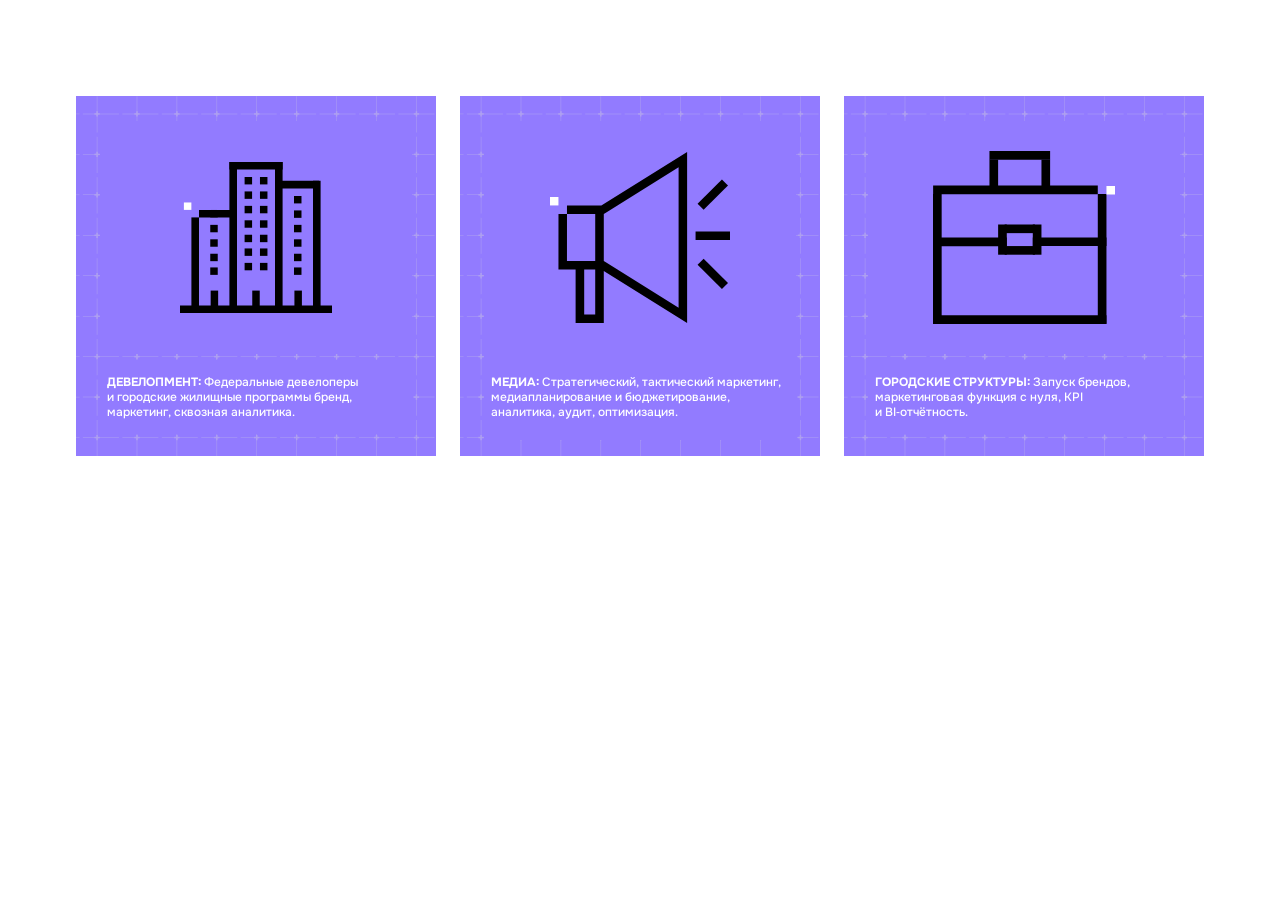
<file: public/index.html>
<!doctype html>
<html lang="ru"><head><meta charset="utf-8"><meta name="robots" content="noindex,nofollow"><meta http-equiv="refresh" content="0;url=./vconsalte/"><title>Просмотр проекта</title></head><body><a href="./vconsalte/">Открыть «Вконсалте»</a></body></html>
</file>
<file: public/vconsalte/styles.css>
/* Основные настройки дизайна */
@font-face{font-family:Onest;src:url('assets/fonts/Onest.ttf') format('truetype');font-weight:100 900;font-style:normal;font-display:swap}
:root{--purple:#927bff;--ink:#111;--paper:#fff;--container:1200px;--gap:24px;--card-padding:28px;--body-size:16px;--grid-opacity:.7}
*{box-sizing:border-box}
body{margin:0;background:var(--paper);color:var(--ink);font-family:Onest,Arial,sans-serif;-webkit-font-smoothing:antialiased}
button{-webkit-tap-highlight-color:transparent;font:inherit}
button:focus-visible{outline:3px solid #111;outline-offset:5px}
.projects{max-width:var(--container);margin:auto;padding:96px 0}
.industries{display:grid;grid-template-columns:repeat(3,minmax(0,1fr));gap:var(--gap);align-items:start}
/* Perspective projects the rotating face beyond its resting bounds. */
.card-slot{min-width:0;perspective:1400px;overflow:visible;display:flex}
.card-rotor{width:100%;display:grid;backface-visibility:hidden;transform-origin:center}
.industry-toggle,.case-card{position:relative;isolation:isolate;background:var(--purple);border-radius:2px;grid-area:1/1}
.industry-toggle::before,.case-card::before{content:"";position:absolute;inset:0;z-index:-1;background:url("assets/figma/grid.svg") 0 0 / 963px 636px repeat;opacity:var(--grid-opacity);pointer-events:none;border-radius:inherit}
.industry-toggle{width:100%;min-height:272px;border:0;padding:var(--card-padding);text-align:left;color:var(--ink);cursor:pointer;display:flex;flex-direction:column;align-items:flex-start;transition:box-shadow .18s}
.industry-toggle:hover{box-shadow:inset 0 0 0 2px rgb(17 17 17 / .4)}
.industry-toggle>.icon{width:56px;height:56px;margin-bottom:23px}
.icon{display:block;flex:none;color:#111;overflow:visible}
.industry-name{font-size:23px;line-height:1.2;font-weight:700;letter-spacing:-.55px;margin-bottom:12px}
.industry-description{font-size:var(--body-size);font-weight:500;line-height:1.45;max-width:290px;padding-right:12px}
.toggle-mark{position:absolute;right:24px;bottom:22px;width:24px;height:24px}
.toggle-mark::before,.toggle-mark::after{content:"";position:absolute;background:#111;left:3px;right:3px;top:11px;height:2px}
.toggle-mark::after{transform:rotate(90deg)}
[hidden]{display:none!important}
.card-slot.is-case{min-height:650px}
.industries.is-development{align-items:stretch}
.case-card{width:100%;padding:var(--card-padding);display:flex;flex-direction:column;min-height:650px}
.case-back{align-self:flex-start;display:inline-flex;gap:7px;align-items:center;border:0;background:transparent;color:#111;padding:4px 0;margin:0 0 20px;font-size:13px;font-weight:600;cursor:pointer}
.case-back:hover{text-decoration:underline;text-underline-offset:3px}
.case-title{font-size:20px;font-weight:700;line-height:1.3;letter-spacing:-.45px;margin:0 0 24px}
.case-text{font-size:var(--body-size);font-weight:500;line-height:1.5}
.case-text p{margin:0 0 16px}
.case-text strong{font-weight:700}
.case-metric{position:relative;margin-top:auto;padding-top:38px;min-height:128px;padding-right:65px}
.metric-value{display:block;font-size:68px;font-weight:600;line-height:1;letter-spacing:-2.7px;color:#fff;white-space:nowrap}
.metric-caption{display:block;font-size:14px;line-height:1.4;font-weight:500;color:#fff;margin-top:10px;max-width:235px}
.case-metric .icon{position:absolute;right:0;bottom:0;width:54px;height:54px}
@media(max-width:1279px){.projects{margin-left:32px;margin-right:32px}:root{--gap:18px;--card-padding:24px}.industry-toggle{min-height:300px}.industry-name{font-size:21px}.metric-value{font-size:60px}.case-metric{padding-right:48px}.case-metric .icon{width:44px;height:44px}}
@media(min-width:761px) and (max-width:1000px){:root{--card-padding:20px}.industry-toggle{min-height:330px}.industry-description{padding-right:0}.industry-name{font-size:20px}.case-title{font-size:19px}.case-metric{padding-right:0;padding-bottom:66px}.case-metric .icon{right:0;bottom:0}.metric-value{font-size:56px}}
@media(max-width:760px){:root{--gap:14px;--card-padding:24px}.projects{margin-left:20px;margin-right:20px;padding:48px 0}.industries{grid-template-columns:1fr}.card-slot{perspective:1100px}.industry-toggle{min-height:286px;padding-bottom:54px}.industry-name{font-size:23px}.industry-description{font-size:16px;max-width:none}.industry-toggle>.icon{margin-bottom:22px}.card-slot.is-case{min-height:0}.case-card{min-height:0;padding:24px}.case-title{font-size:20px;margin-bottom:22px}.case-text{font-size:16px}.case-metric{padding:36px 60px 0 0;margin-top:8px;min-height:130px}.metric-value{font-size:68px}.metric-caption{font-size:14px;max-width:220px}.case-metric .icon{width:48px;height:48px}}
@media(max-width:359px){.projects{margin-left:16px;margin-right:16px}.industry-toggle,.case-card{padding-left:20px;padding-right:20px}.industry-name{font-size:21px}.metric-value{font-size:58px}.case-metric{padding-right:52px}.case-metric .icon{width:42px;height:42px}}
@media(prefers-reduced-motion:reduce){*,*::before,*::after{animation:none!important;transition:none!important;scroll-behavior:auto!important}}
/* Лицевая сторона: крупная иконка и отдельная текстовая зона, версия 04. */
.industries{align-items:stretch}
.industry-toggle{display:grid;grid-template-rows:220px 1fr;gap:20px;min-height:510px;padding:24px;color:#fff}
.industry-visual{display:grid;place-items:center;align-self:stretch;width:100%;background:var(--purple)}
.industry-visual>.icon{width:160px;height:160px;margin:0;color:#000}
.industry-copy{display:flex;flex-direction:column;align-self:stretch;min-width:0;background:var(--purple);padding:12px 8px 34px}
.industry-name{display:block;color:#fff;margin:0 0 12px;font-size:23px;line-height:1.2}
.industry-description{display:block;color:#fff;max-width:none;padding:0;font-weight:500;font-size:16px;line-height:1.45}
.industry-toggle .toggle-mark::before,.industry-toggle .toggle-mark::after{background:#fff}
.industry-toggle:hover{box-shadow:inset 0 0 0 2px rgb(255 255 255 / .65)}
@media(min-width:761px) and (max-width:1000px){.industry-toggle{padding:18px;grid-template-rows:180px 1fr;gap:18px}.industry-visual>.icon{width:136px;height:136px}.industry-copy{padding-left:4px;padding-right:4px}.industry-name{font-size:21px}}
@media(max-width:760px){.industry-toggle{padding:22px;grid-template-rows:206px 1fr;min-height:500px;gap:20px}.industry-visual>.icon{width:152px;height:152px}.industry-copy{padding:12px 8px 34px}.industry-name{font-size:23px}.industry-description{font-size:16px}}
@media(max-width:359px){.industry-toggle{padding:20px;grid-template-rows:184px 1fr;min-height:500px}.industry-visual>.icon{width:136px;height:136px}.industry-name{font-size:21px}}
/* Одинаковый размер обеих сторон при перевороте, версия 05. */
:root{--card-height:560px}
.card-slot,.card-slot.is-case{height:var(--card-height);min-height:0}
.card-rotor{height:100%;min-height:0}
.industry-toggle{height:100%;min-height:0;grid-template-rows:minmax(170px,1fr) auto}
.case-card{height:100%;min-height:0;padding:24px}
.case-back{font-size:12px;line-height:1.3;margin-bottom:12px;padding:2px 0;flex-shrink:0}
.case-title{font-size:18px;line-height:1.25;letter-spacing:-.3px;margin-bottom:12px;flex-shrink:0}
.case-text{font-size:14px;line-height:1.4}
.case-text p{margin:0 0 10px}
.case-metric{flex-shrink:0;min-height:94px;padding:16px 48px 0 0}
.metric-value{font-size:52px;letter-spacing:-2px}
.metric-caption{font-size:14px;line-height:1.3;margin-top:6px}
.case-metric .icon{width:38px;height:38px}
@media(min-width:761px) and (max-width:1000px){:root{--card-height:720px}.case-card{padding:18px}.case-title{font-size:18px}.case-metric{padding:16px 0 42px;min-height:130px}.metric-value{font-size:48px}.case-metric .icon{width:34px;height:34px}}
@media(max-width:760px){:root{--card-height:560px}.industry-toggle{min-height:0;grid-template-rows:minmax(170px,1fr) auto}.case-card{min-height:0;padding:22px}.case-metric{margin-top:auto}}
@media(max-width:359px){:root{--card-height:600px}.industry-toggle{min-height:0;grid-template-rows:minmax(170px,1fr) auto}.case-card{padding:20px}.metric-value{font-size:50px}}

/* Версия 07: геометрия модульной сетки и общий уровень текста. */
:root{--card-height:680px;--module-inset:24px;--module-gutter:4px}
.card-slot,.card-slot.is-case{height:auto;min-height:var(--card-height)}
.card-rotor{height:auto;min-height:var(--card-height)}
.industry-toggle,.case-card{border-radius:0}
.industry-toggle{min-height:var(--card-height);height:100%;padding:28px;gap:8px;grid-template-rows:minmax(0,1fr) minmax(0,1fr)}
.industry-toggle::before,.case-card::before{background-size:var(--module-bg-width,963px) var(--module-bg-height,636px);background-position:var(--module-bg-x,0px) var(--module-bg-y,0px);background-repeat:no-repeat;opacity:.7}
.industry-visual{min-height:0;background:var(--purple);padding:16px}
.industry-visual>.icon{width:256px;height:256px;max-width:100%;max-height:100%;margin:0}
.industry-copy{display:grid;grid-template-rows:56px minmax(0,1fr);gap:12px;padding:20px 12px 44px;background:var(--purple);align-content:start}
.industry-name{font-size:23px;line-height:28px;letter-spacing:-.55px;margin:0;align-self:start}
.industry-description{font-size:16px;line-height:1.45;margin:0;align-self:start}
.industry-toggle .toggle-mark{right:40px;bottom:38px}
.case-card{min-height:var(--card-height);height:auto;padding:28px;gap:0}
.case-card>*{position:relative;background:var(--purple)}
.case-visual{display:grid;place-items:center;min-height:96px;padding:8px 0 12px;margin-bottom:12px}
.case-visual>.icon{width:80px;height:80px;margin:0}
.case-title{min-height:68px;font-size:18px;line-height:22px;margin:0 0 12px;padding:0 8px}
.case-back{margin:0 0 12px;padding:4px 8px;font-size:12px}
.case-text{padding:0 8px 12px;font-size:14px;line-height:1.45;flex:1}
.case-text p{margin:0 0 10px}
.case-metric{margin-top:auto;padding:20px 8px 8px;min-height:98px}
.case-metric>.icon{display:none}
.metric-value{font-size:52px}
.metric-caption{max-width:none}
@media(min-width:761px) and (max-width:1000px){:root{--card-height:800px}.industry-toggle{padding:28px;grid-template-rows:minmax(0,1fr) minmax(0,1fr)}.industry-copy{padding:20px 8px 44px;grid-template-rows:56px minmax(0,1fr)}.industry-name{font-size:21px;line-height:28px}.industry-description{font-size:15px}.industry-visual>.icon{width:220px;height:220px}.case-card{padding:28px}.case-metric{padding:20px 8px 8px;min-height:98px}}
@media(max-width:760px){:root{--card-height:680px}.industry-toggle{padding:28px;min-height:var(--card-height);grid-template-rows:minmax(0,1fr) minmax(0,1fr)}.industry-copy{padding:20px 12px 44px;grid-template-rows:56px minmax(0,1fr)}.industry-visual>.icon{width:248px;height:248px}.industry-name{font-size:23px;line-height:28px}.industry-description{font-size:16px}.case-card{padding:28px;min-height:var(--card-height)}.case-title{font-size:18px}.case-metric{padding:20px 8px 8px;margin-top:auto}}
@media(max-width:359px){:root{--card-height:760px}.industry-toggle,.case-card{padding:28px}.industry-copy{padding:20px 8px 44px}.industry-name{font-size:21px}.industry-description{font-size:15px}.industry-visual>.icon{width:216px;height:216px}}
</file>
<file: public/vconsalte/figma-card.css>
/* Figma 258:39, 360 x 360. Only the default card face is replaced. */
:root{--container:1128px}
.industries{align-items:start}
.card-slot,.card-slot.is-case,.card-rotor{min-height:0;height:auto}
.industry-toggle,.project-panel:not(.is-expanded) .project-panel-toggle{
  container-type:inline-size;position:relative;isolation:isolate;display:block;
  width:100%;height:auto;min-height:0;aspect-ratio:1;border:0;border-radius:0;
  margin:0;padding:0;overflow:hidden;background:#927bff;color:#fff;text-align:left;
  cursor:pointer;box-shadow:none;transition:none;
}
.industry-toggle::before,.project-panel:not(.is-expanded)::before{display:none}
.industry-toggle::after,.project-panel:not(.is-expanded) .project-panel-toggle::after{
  content:"";position:absolute;z-index:-1;left:calc(50% + .5px);top:calc(50% - 20px);
  width:614px;height:405px;transform:translate(-50%,-50%) rotate(90deg);
  background:url('assets/figma/card-258/grid.svg') center / 614px 405px no-repeat;
  pointer-events:none;
}
.industry-toggle .industry-visual,.project-panel:not(.is-expanded) .project-panel-visual{
  position:absolute;left:6.666667%;top:6.944444%;width:86.666667%;height:64.722222%;
  min-height:0;padding:0;margin:0;display:grid;place-items:center;background:#927bff;
}
.figma-industry-icon{display:block;flex:none;max-width:none}
.industry-toggle .industry-visual>.icon,.project-panel:not(.is-expanded) .project-panel-visual>.icon{
  width:151.295px;height:151.41px;max-width:none;max-height:none;margin:0;color:#fff;
}
.industry-toggle .industry-visual>.figma-development-icon,.project-panel:not(.is-expanded) .project-panel-visual>.figma-development-icon{
  transform:none;
}
.industry-toggle .industry-visual>.figma-media-icon,.project-panel:not(.is-expanded) .project-panel-visual>.figma-media-icon{transform:none}
.industry-toggle .industry-visual>.figma-city-icon,.project-panel:not(.is-expanded) .project-panel-visual>.figma-city-icon{transform:none}
.industry-toggle .industry-copy,.project-panel:not(.is-expanded) .project-panel-copy{
  position:absolute;left:6.666667%;top:73.333333%;width:86.944444%;height:20.555556%;
  margin:0;padding:10px 7px;background:#927bff;display:flex;flex-direction:row;
  align-items:center;gap:0;min-height:0;
}
.industry-copy-text{display:block;width:258px;max-width:100%;font-size:12px;line-height:15px}
.industry-toggle .industry-name,.project-panel:not(.is-expanded) .industry-name{
  display:inline;color:#fff;font-size:12px;line-height:15px;letter-spacing:0;font-weight:700;margin:0;
}
.industry-toggle .industry-description,.project-panel:not(.is-expanded) .industry-description{
  display:inline;color:#fff;font-size:12px;line-height:15px;letter-spacing:0;font-weight:500;margin:0;padding:0;
}
.industry-toggle .toggle-mark,.project-panel:not(.is-expanded) .project-panel-action{display:none}
.industry-toggle:hover{box-shadow:none}
.industry-toggle:focus-visible,.project-panel-toggle:focus-visible{outline:2px solid #111;outline-offset:4px}
.case-card{min-height:680px}
.project-accordion{align-items:flex-start}
.project-panel:not(.is-expanded){padding:0;min-height:0;background:transparent}
.project-panel:not(.is-expanded) .project-panel-heading{margin:0}
.project-panel.is-expanded .project-panel-copy .industry-name{font-size:23px;font-weight:700;display:block}
.project-panel.is-expanded .project-panel-copy .industry-description{font-size:15px;display:block;margin-top:10px}
.project-panel.is-expanded .project-panel-visual .figma-development-icon{width:151.295px;height:151.41px}
.project-panel.is-expanded .project-panel-copy{display:block;min-height:0;height:auto}
.project-panel.is-expanded .industry-copy-text{width:auto;font-size:15px;line-height:1.45}
@media(min-width:1101px){.project-accordion.has-expanded .project-panel:not(.is-expanded) .project-panel-toggle{aspect-ratio:auto;min-height:360px}.project-accordion.has-expanded .project-panel:not(.is-expanded) .project-panel-visual>.icon{max-width:100%;height:auto}.project-accordion.has-expanded .project-panel:not(.is-expanded) .project-panel-copy{height:auto;min-height:100px;top:auto;bottom:6.111111%}}
@media(max-width:1100px){.project-panel:not(.is-expanded){width:100%}.project-panel:not(.is-expanded) .project-panel-toggle{max-width:360px;margin:auto}.project-panel:not(.is-expanded){background:#927bff}}
@media(max-width:1100px){.project-panel.is-expanded .project-panel-toggle{grid-template-columns:170px minmax(0,1fr)}.project-panel:not(.is-expanded){max-width:360px;align-self:center}.project-panel.is-expanded{width:100%}}
@media(max-width:480px){.project-panel.is-expanded .project-panel-toggle{display:flex;flex-direction:column}.project-panel.is-expanded .project-panel-visual{min-height:170px}.project-panel.is-expanded .project-panel-copy{padding:12px 0}.project-panel.is-expanded .project-panel-action{width:100%}}
@media(max-width:760px){.industries{justify-items:center}.card-slot{width:100%;max-width:360px}.industry-toggle .industry-copy{padding:10px 7px}}
@media(max-width:1000px){.industries{grid-template-columns:1fr;justify-items:center}.card-slot{width:100%;max-width:360px}}
@media(min-width:481px) and (max-width:1100px){.project-panel.is-expanded .project-panel-toggle{grid-template-columns:196px minmax(0,1fr)}}

/* Extended media description uses the full lower panel without changing type size. */
#toggle-media .industry-copy-text{width:100%}
#toggle-media .industry-copy{height:auto;min-height:20.555556%;top:71.666667%;bottom:4.444444%;padding-top:4px;padding-bottom:4px}
</file>
<file: public/vconsalte/figma-back.css>
/* Exact back face from Figma 258:9, authored at 360 x 360. */
.case-card{container-type:inline-size;display:block;position:relative;isolation:isolate;width:100%;height:auto;min-height:0;aspect-ratio:1;padding:0;overflow:hidden;color:#fff;cursor:pointer;background:#927bff;--case-copy-scale:1}
.case-card::before{display:none}
.case-card::after{content:"";position:absolute;z-index:-1;left:calc(50% + .5px);top:calc(50% - 20px);width:614px;height:405px;transform:translate(-50%,-50%) rotate(90deg);background:url('assets/figma/card-258/back-grid.svg') center / 614px 405px no-repeat;pointer-events:none}
.case-card .case-surface{position:absolute;left:6.666667%;top:5.833333%;width:86.666667%;height:87.5%;background:#927bff}
.case-body{position:absolute;left:3.205128%;top:3.174603%;width:91.987179%}
.case-card .case-title{width:85.714286%;min-height:0;padding:0;margin:0 0 3.333333cqw;font-size:calc(3.333333cqw * var(--case-copy-scale));line-height:calc(4.166667cqw * var(--case-copy-scale));font-weight:700;letter-spacing:0;text-transform:uppercase;color:#fff;background:none}
.case-card .case-text{padding:0;font-size:calc(3.333333cqw * var(--case-copy-scale));line-height:calc(4.166667cqw * var(--case-copy-scale));font-weight:400;color:#fff;background:none}
.case-card .case-text strong{font-weight:700}
.case-card .case-text p{margin:0 0 2.222222cqw}
.case-card .case-text p:first-child{width:82.926829%}
.case-card .case-text p:last-child{width:92.334495%;margin-bottom:0}
.case-card .case-metric{position:absolute;left:3.205128%;top:74.603175%;width:53.846154%;display:flex;flex-direction:column;gap:2.5cqw;min-height:0;padding:0;margin:0;background:none}
.case-card .metric-value{font-size:17.893889cqw;line-height:normal;font-weight:500;letter-spacing:0;white-space:nowrap;text-box-trim:trim-both;text-box-edge:cap alphabetic;color:#fff}
.case-card .metric-caption{font-size:3.333333cqw;line-height:4.166667cqw;font-weight:400;margin:0;max-width:none;color:#fff}
.case-card .case-metric--wide{width:91.987179%}
.case-card .case-back{position:absolute!important;width:1px;height:1px;overflow:hidden;clip-path:inset(50%);padding:0;margin:0;border:0;white-space:nowrap}
.case-card:focus-within{outline:none}

@media(min-width:1001px){.metric-caption-period{display:block}}
</file>
<file: public/vconsalte/card-motion.css>
/* One 3D object, two opaque faces. Keep the rotor free of flattening/clipping. */
.card-slot{display:block;perspective:1400px;perspective-origin:50% 50%;overflow:visible}
.card-slot .card-rotor{position:relative;display:block;width:100%;height:auto;min-height:0;aspect-ratio:1;transform-style:preserve-3d;backface-visibility:visible;transform:rotateY(0deg);transform-origin:50% 50%;overflow:visible}
.card-rotor>.industry-toggle,.card-rotor>.case-card{position:absolute;inset:0;width:100%;height:100%;min-height:0;aspect-ratio:auto;backface-visibility:hidden;-webkit-backface-visibility:hidden}
.card-rotor>.industry-toggle{transform:rotateY(0deg);pointer-events:auto}
.card-rotor>.case-card{transform:rotateY(180deg);pointer-events:none}
.card-slot.is-case .industry-toggle{pointer-events:none}
.card-slot.is-case .case-card{pointer-events:auto}
@media(max-width:760px){.card-slot{perspective:1100px}}
/* Explicit face turns on mobile: no parent 3D interpolation or accumulated angles. */
@media(max-width:1000px){
  .card-slot{perspective:none}
  .card-slot .card-rotor{transform:none!important;transform-style:flat}
  .card-rotor>.industry-toggle{transform:perspective(1100px) rotateY(0deg)}
  .card-rotor>.case-card{transform:perspective(1100px) rotateY(-180deg)}
  .card-slot.is-case .card-rotor>.industry-toggle{transform:perspective(1100px) rotateY(180deg)}
  .card-slot.is-case .card-rotor>.case-card{transform:perspective(1100px) rotateY(0deg)}
  .industries.is-group-turning{position:relative;transform-style:preserve-3d;transform-origin:50% 50%;isolation:auto}
  .mobile-group-face{display:grid;grid-template-columns:1fr;justify-items:center;gap:var(--gap);width:100%;min-width:0;transform-style:flat;backface-visibility:hidden;-webkit-backface-visibility:hidden;transform-origin:50% 50%}
  .mobile-group-front{position:absolute;inset:0;transform:rotateY(0deg);pointer-events:none}
  .mobile-group-back{transform:rotateY(180deg)}
}
</file>
